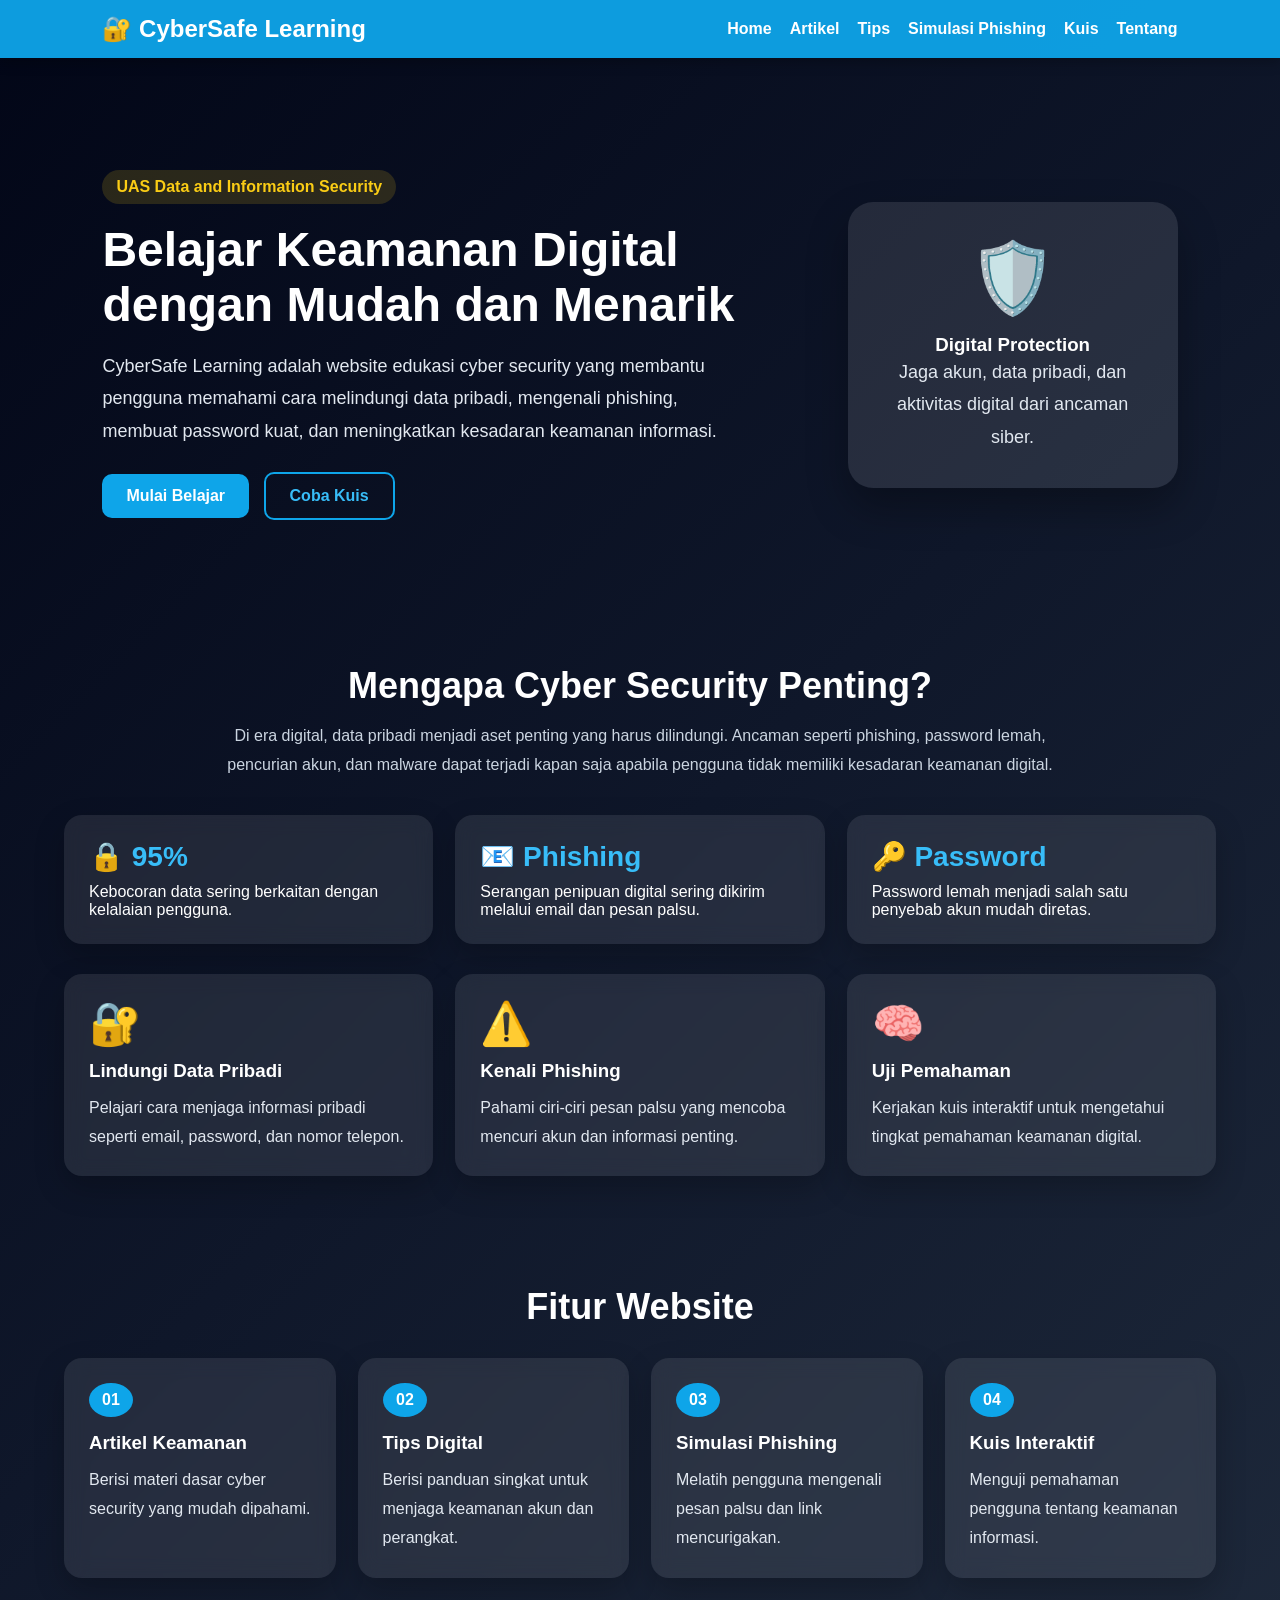
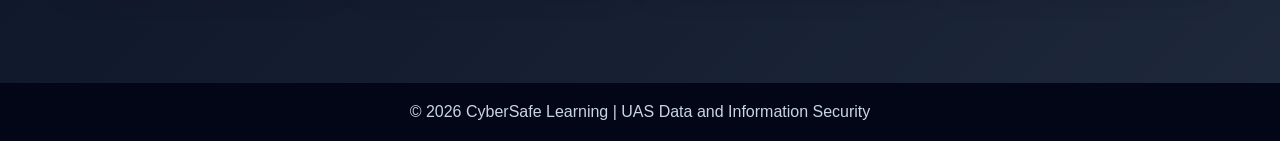
<file: index.html>
<!DOCTYPE html>
<html lang="id">
<head>
    <meta charset="UTF-8">
    <meta name="viewport" content="width=device-width, initial-scale=1.0">
    <title>CyberSafe Learning</title>
    <link rel="stylesheet" href="css/style.css">
</head>
<body>

<header>
    <nav class="navbar">
        <h2>
            <a href="index.html" class="logo">
                🔐 CyberSafe Learning
            </a>
        </h2>

        <ul>
            <li><a href="index.html">Home</a></li>
            <li><a href="artikel.html">Artikel</a></li>
            <li><a href="tips.html">Tips</a></li>
            <li><a href="phishing.html">Simulasi Phishing</a></li>
            <li><a href="kuis.html">Kuis</a></li>
            <li><a href="tentang.html">Tentang</a></li>
        </ul>
    </nav>
</header>

<section class="hero premium-hero">
    <div class="hero-text">
        <span class="badge">UAS Data and Information Security</span>
        <h1>Belajar Keamanan Digital dengan Mudah dan Menarik</h1>
        <p>
            CyberSafe Learning adalah website edukasi cyber security yang membantu pengguna
            memahami cara melindungi data pribadi, mengenali phishing, membuat password kuat,
            dan meningkatkan kesadaran keamanan informasi.
        </p>
        <div class="hero-buttons">
            <a href="artikel.html" class="btn">Mulai Belajar</a>
            <a href="kuis.html" class="btn-secondary">Coba Kuis</a>
        </div>
    </div>

    <div class="hero-card">
        <div class="lock-icon">🛡️</div>
        <h3>Digital Protection</h3>
        <p>Jaga akun, data pribadi, dan aktivitas digital dari ancaman siber.</p>
    </div>
</section>

<section class="content">
    <h2 class="section-title">Mengapa Cyber Security Penting?</h2>
    <p class="section-desc">
        Di era digital, data pribadi menjadi aset penting yang harus dilindungi.
        Ancaman seperti phishing, password lemah, pencurian akun, dan malware dapat
        terjadi kapan saja apabila pengguna tidak memiliki kesadaran keamanan digital.
    </p>

    <div class="stats">
        <div class="stat-box">
            <h3>🔒 95%</h3>
            <p>Kebocoran data sering berkaitan dengan kelalaian pengguna.</p>
        </div>
        <div class="stat-box">
            <h3>📧 Phishing</h3>
            <p>Serangan penipuan digital sering dikirim melalui email dan pesan palsu.</p>
        </div>
        <div class="stat-box">
            <h3>🔑 Password</h3>
            <p>Password lemah menjadi salah satu penyebab akun mudah diretas.</p>
        </div>
    </div>

    <div class="cards">
        <div class="card">
            <div class="card-icon">🔐</div>
            <h3>Lindungi Data Pribadi</h3>
            <p>Pelajari cara menjaga informasi pribadi seperti email, password, dan nomor telepon.</p>
        </div>

        <div class="card">
            <div class="card-icon">⚠️</div>
            <h3>Kenali Phishing</h3>
            <p>Pahami ciri-ciri pesan palsu yang mencoba mencuri akun dan informasi penting.</p>
        </div>

        <div class="card">
            <div class="card-icon">🧠</div>
            <h3>Uji Pemahaman</h3>
            <p>Kerjakan kuis interaktif untuk mengetahui tingkat pemahaman keamanan digital.</p>
        </div>
    </div>
</section>

<section class="content steps-section">
    <h2 class="section-title">Fitur Website</h2>

    <div class="steps">
        <div class="step">
            <span>01</span>
            <h3>Artikel Keamanan</h3>
            <p>Berisi materi dasar cyber security yang mudah dipahami.</p>
        </div>
        <div class="step">
            <span>02</span>
            <h3>Tips Digital</h3>
            <p>Berisi panduan singkat untuk menjaga keamanan akun dan perangkat.</p>
        </div>
        <div class="step">
            <span>03</span>
            <h3>Simulasi Phishing</h3>
            <p>Melatih pengguna mengenali pesan palsu dan link mencurigakan.</p>
        </div>
        <div class="step">
            <span>04</span>
            <h3>Kuis Interaktif</h3>
            <p>Menguji pemahaman pengguna tentang keamanan informasi.</p>
        </div>
    </div>
</section>

<footer>
    <p>&copy; 2026 CyberSafe Learning | UAS Data and Information Security</p>
</footer>

</body>
</html>
</file>
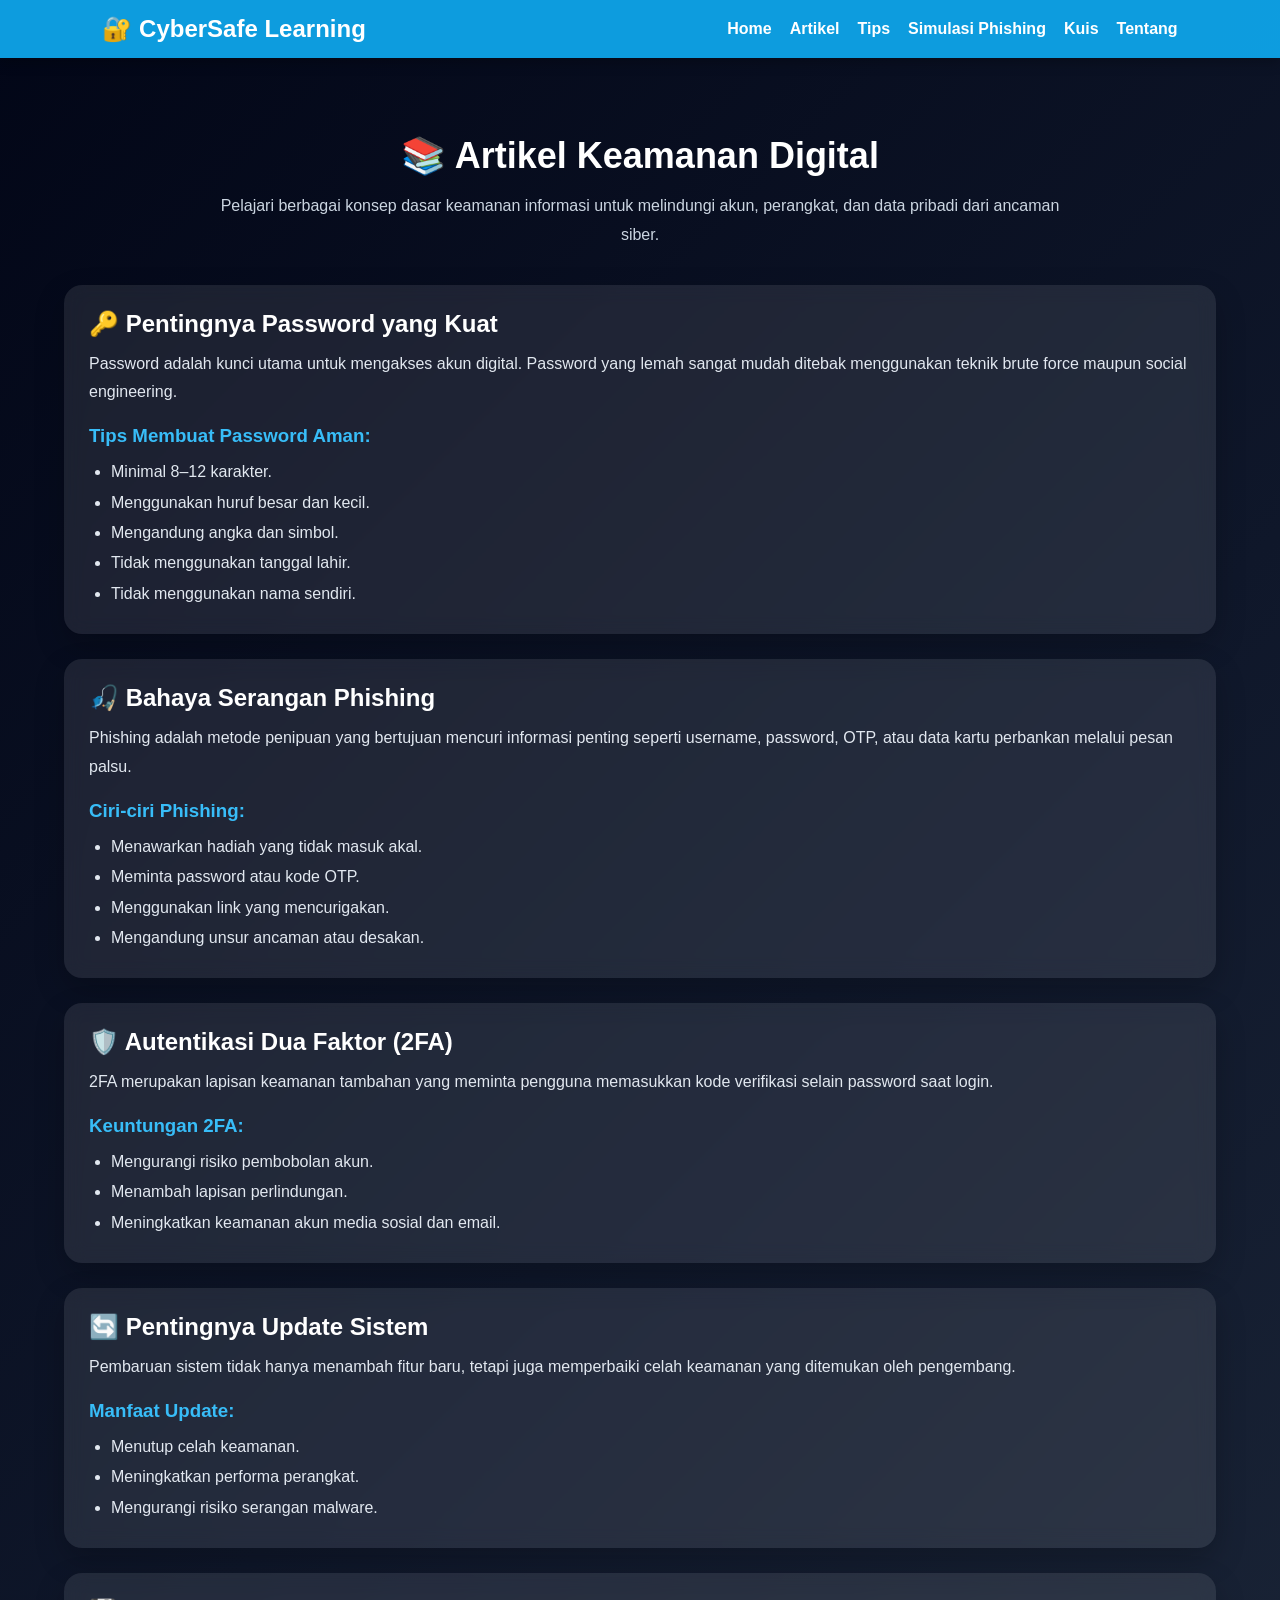
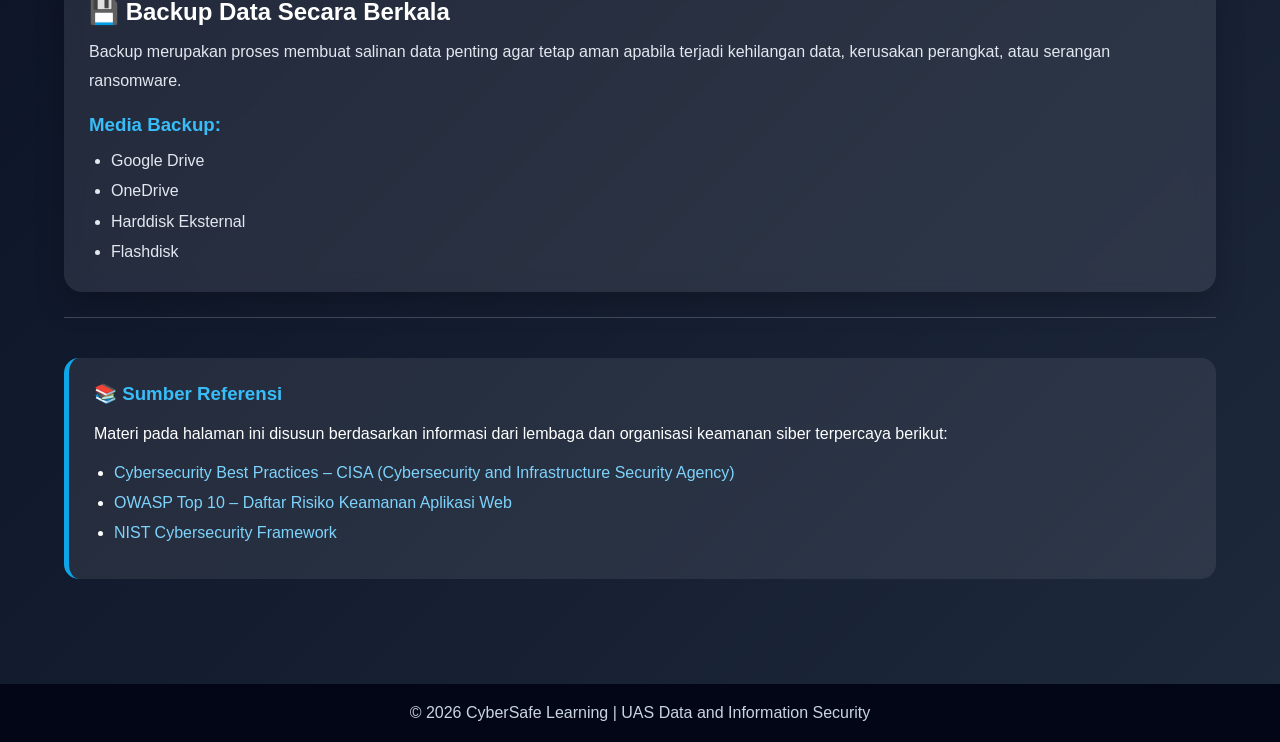
<file: artikel.html>
<!DOCTYPE html>
<html lang="id">
<head>
    <meta charset="UTF-8">
    <meta name="viewport" content="width=device-width, initial-scale=1.0">
    <title>Artikel Keamanan - CyberSafe Learning</title>
    <link rel="stylesheet" href="css/style.css">
</head>
<body>

<header>
    <nav class="navbar">
        <h2>
            <a href="index.html" class="logo">
                🔐 CyberSafe Learning
            </a>
        </h2>

        <ul>
            <li><a href="index.html">Home</a></li>
            <li><a href="artikel.html">Artikel</a></li>
            <li><a href="tips.html">Tips</a></li>
            <li><a href="phishing.html">Simulasi Phishing</a></li>
            <li><a href="kuis.html">Kuis</a></li>
            <li><a href="tentang.html">Tentang</a></li>
        </ul>
    </nav>
</header>

<section class="content">
    <h1 class="section-title">📚 Artikel Keamanan Digital</h1>
    <p class="section-desc">
        Pelajari berbagai konsep dasar keamanan informasi untuk melindungi akun,
        perangkat, dan data pribadi dari ancaman siber.
    </p>

    <div class="article">
        <h2>🔑 Pentingnya Password yang Kuat</h2>
        <p>
            Password adalah kunci utama untuk mengakses akun digital. Password yang lemah
            sangat mudah ditebak menggunakan teknik brute force maupun social engineering.
        </p>

        <h3>Tips Membuat Password Aman:</h3>
        <ul>
            <li>Minimal 8–12 karakter.</li>
            <li>Menggunakan huruf besar dan kecil.</li>
            <li>Mengandung angka dan simbol.</li>
            <li>Tidak menggunakan tanggal lahir.</li>
            <li>Tidak menggunakan nama sendiri.</li>
        </ul>
    </div>

    <div class="article">
        <h2>🎣 Bahaya Serangan Phishing</h2>
        <p>
            Phishing adalah metode penipuan yang bertujuan mencuri informasi penting
            seperti username, password, OTP, atau data kartu perbankan melalui pesan palsu.
        </p>

        <h3>Ciri-ciri Phishing:</h3>
        <ul>
            <li>Menawarkan hadiah yang tidak masuk akal.</li>
            <li>Meminta password atau kode OTP.</li>
            <li>Menggunakan link yang mencurigakan.</li>
            <li>Mengandung unsur ancaman atau desakan.</li>
        </ul>
    </div>

    <div class="article">
        <h2>🛡️ Autentikasi Dua Faktor (2FA)</h2>
        <p>
            2FA merupakan lapisan keamanan tambahan yang meminta pengguna memasukkan
            kode verifikasi selain password saat login.
        </p>

        <h3>Keuntungan 2FA:</h3>
        <ul>
            <li>Mengurangi risiko pembobolan akun.</li>
            <li>Menambah lapisan perlindungan.</li>
            <li>Meningkatkan keamanan akun media sosial dan email.</li>
        </ul>
    </div>

    <div class="article">
        <h2>🔄 Pentingnya Update Sistem</h2>
        <p>
            Pembaruan sistem tidak hanya menambah fitur baru, tetapi juga memperbaiki
            celah keamanan yang ditemukan oleh pengembang.
        </p>

        <h3>Manfaat Update:</h3>
        <ul>
            <li>Menutup celah keamanan.</li>
            <li>Meningkatkan performa perangkat.</li>
            <li>Mengurangi risiko serangan malware.</li>
        </ul>
    </div>

    <div class="article">
        <h2>💾 Backup Data Secara Berkala</h2>
        <p>
            Backup merupakan proses membuat salinan data penting agar tetap aman apabila
            terjadi kehilangan data, kerusakan perangkat, atau serangan ransomware.
        </p>

        <h3>Media Backup:</h3>
        <ul>
            <li>Google Drive</li>
            <li>OneDrive</li>
            <li>Harddisk Eksternal</li>
            <li>Flashdisk</li>
        </ul>
    </div>

    <hr>

<div class="reference-box">

    <h3>📚 Sumber Referensi</h3>

    <p>
        Materi pada halaman ini disusun berdasarkan informasi dari lembaga dan organisasi keamanan siber terpercaya berikut:
    </p>

    <ul>

        <li>
            <a href="https://www.cisa.gov/topics/cybersecurity-best-practices" target="_blank">
                Cybersecurity Best Practices – CISA (Cybersecurity and Infrastructure Security Agency)
            </a>
        </li>

        <li>
            <a href="https://owasp.org/www-project-top-ten/" target="_blank">
                OWASP Top 10 – Daftar Risiko Keamanan Aplikasi Web
            </a>
        </li>

        <li>
            <a href="https://www.nist.gov/cyberframework" target="_blank">
                NIST Cybersecurity Framework
            </a>
        </li>

    </ul>

</div>
</section>

<footer>
    <p>&copy; 2026 CyberSafe Learning | UAS Data and Information Security</p>
</footer>

</body>
</html>
</file>
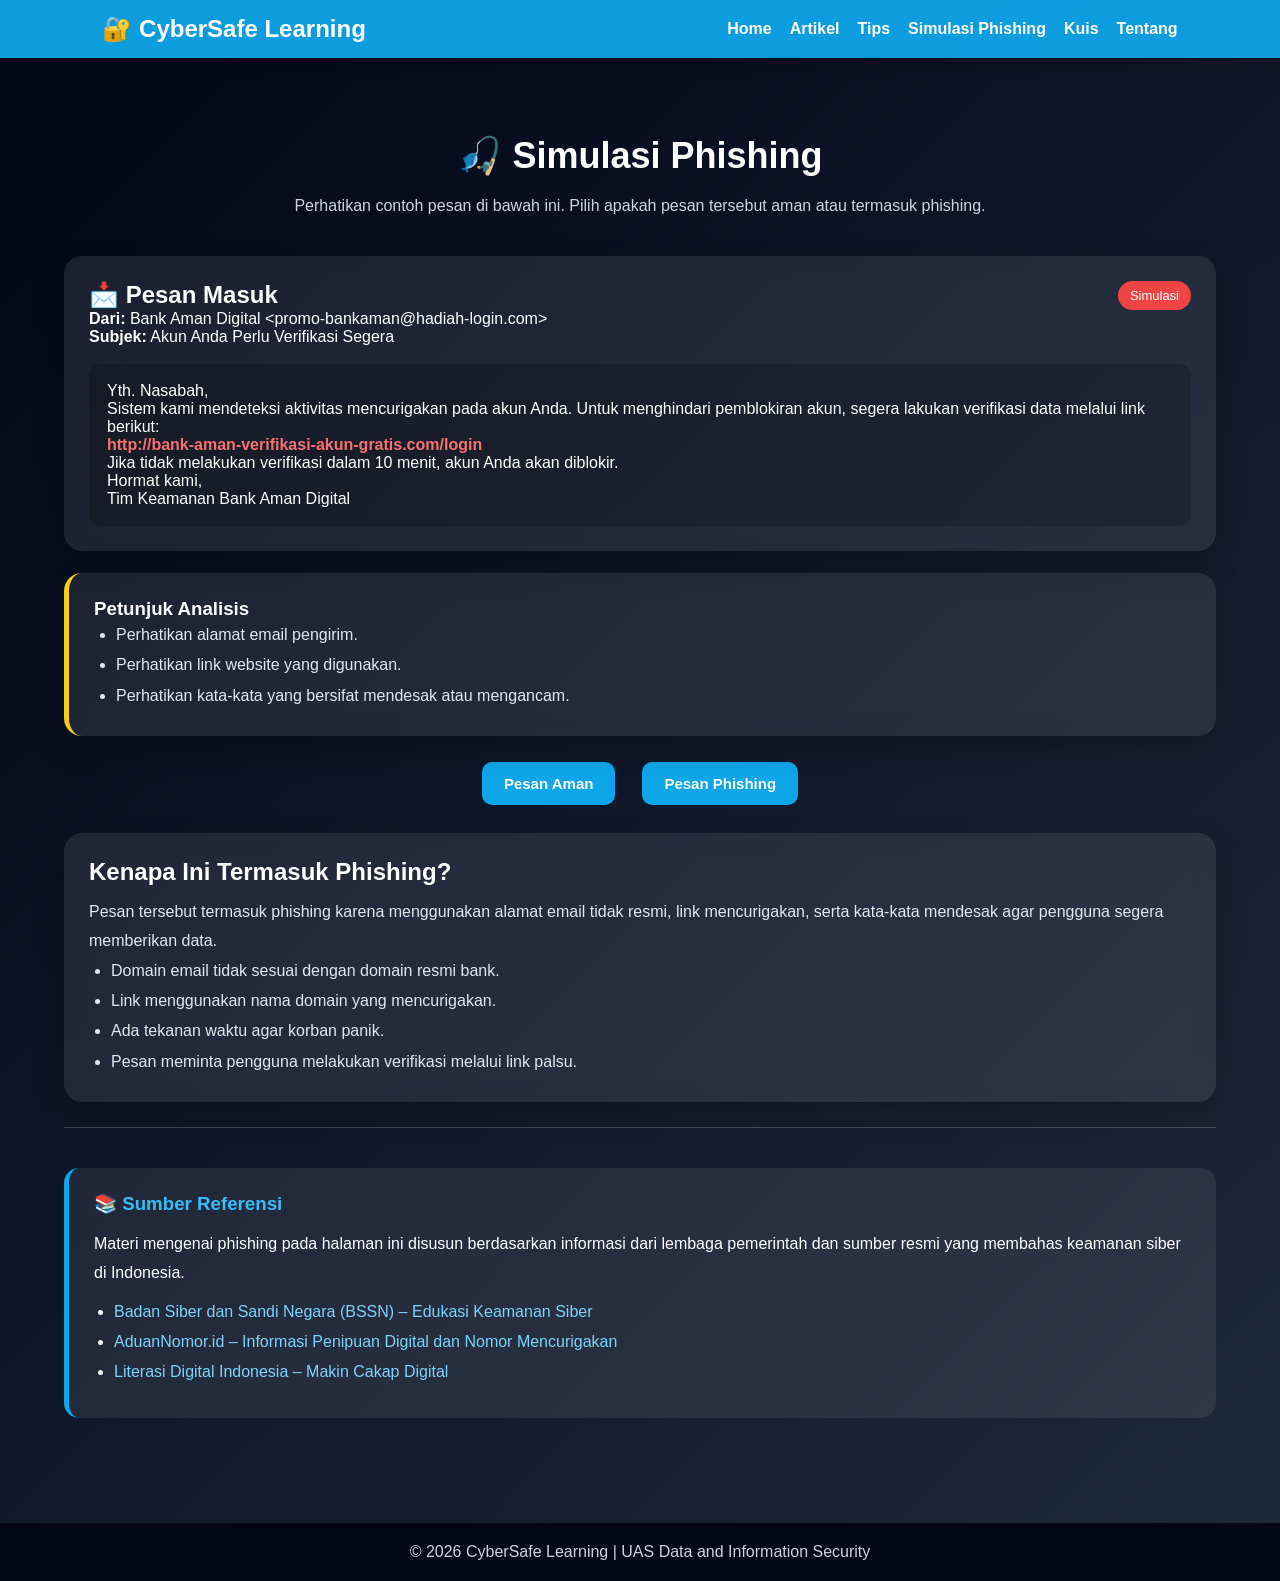
<file: phishing.html>
<!DOCTYPE html>
<html lang="id">
<head>
    <meta charset="UTF-8">
    <meta name="viewport" content="width=device-width, initial-scale=1.0">
    <title>Simulasi Phishing - CyberSafe Learning</title>
    <link rel="stylesheet" href="css/style.css">
</head>
<body>

<header>
    <nav class="navbar">
        <h2>
            <a href="index.html" class="logo">
                🔐 CyberSafe Learning
            </a>
        </h2>

        <ul>
            <li><a href="index.html">Home</a></li>
            <li><a href="artikel.html">Artikel</a></li>
            <li><a href="tips.html">Tips</a></li>
            <li><a href="phishing.html">Simulasi Phishing</a></li>
            <li><a href="kuis.html">Kuis</a></li>
            <li><a href="tentang.html">Tentang</a></li>
        </ul>
    </nav>
</header>

<section class="content">
    <h1 class="section-title">🎣 Simulasi Phishing</h1>
    <p class="section-desc">
        Perhatikan contoh pesan di bawah ini. Pilih apakah pesan tersebut aman atau termasuk phishing.
    </p>

    <div class="email-card">
        <div class="email-header">
            <h2>📩 Pesan Masuk</h2>
            <span class="danger-badge">Simulasi</span>
        </div>

        <p><strong>Dari:</strong> Bank Aman Digital &lt;promo-bankaman@hadiah-login.com&gt;</p>
        <p><strong>Subjek:</strong> Akun Anda Perlu Verifikasi Segera</p>

        <div class="email-body">
            <p>Yth. Nasabah,</p>
            <p>
                Sistem kami mendeteksi aktivitas mencurigakan pada akun Anda.
                Untuk menghindari pemblokiran akun, segera lakukan verifikasi data
                melalui link berikut:
            </p>

            <p class="fake-link">http://bank-aman-verifikasi-akun-gratis.com/login</p>

            <p>
                Jika tidak melakukan verifikasi dalam 10 menit, akun Anda akan diblokir.
            </p>

            <p>Hormat kami,<br>Tim Keamanan Bank Aman Digital</p>
        </div>
    </div>

    <div class="warning-box">
        <h3>Petunjuk Analisis</h3>
        <ul>
            <li>Perhatikan alamat email pengirim.</li>
            <li>Perhatikan link website yang digunakan.</li>
            <li>Perhatikan kata-kata yang bersifat mendesak atau mengancam.</li>
        </ul>
    </div>

    <div class="button-group">
        <button onclick="cekPhishing('aman')">Pesan Aman</button>
        <button onclick="cekPhishing('phishing')">Pesan Phishing</button>
    </div>

    <div id="hasil" class="result"></div>

    <div class="article">
        <h2>Kenapa Ini Termasuk Phishing?</h2>
        <p>
            Pesan tersebut termasuk phishing karena menggunakan alamat email tidak resmi,
            link mencurigakan, serta kata-kata mendesak agar pengguna segera memberikan data.
        </p>

        <ul>
            <li>Domain email tidak sesuai dengan domain resmi bank.</li>
            <li>Link menggunakan nama domain yang mencurigakan.</li>
            <li>Ada tekanan waktu agar korban panik.</li>
            <li>Pesan meminta pengguna melakukan verifikasi melalui link palsu.</li>
        </ul>
    </div>

    <hr>

<div class="reference-box">

    <h3>📚 Sumber Referensi</h3>

    <p>
        Materi mengenai phishing pada halaman ini disusun berdasarkan informasi dari lembaga pemerintah dan sumber resmi yang membahas keamanan siber di Indonesia.
    </p>

    <ul>

        <li>
            <a href="https://www.bssn.go.id/" target="_blank">
                Badan Siber dan Sandi Negara (BSSN) – Edukasi Keamanan Siber
            </a>
        </li>

        <li>
            <a href="https://aduannomor.id/" target="_blank">
                AduanNomor.id – Informasi Penipuan Digital dan Nomor Mencurigakan
            </a>
        </li>

        <li>
            <a href="https://www.literasidigital.id/" target="_blank">
                Literasi Digital Indonesia – Makin Cakap Digital
            </a>
        </li>

    </ul>

</div>

</section>

<footer>
    <p>&copy; 2026 CyberSafe Learning | UAS Data and Information Security</p>
</footer>

<script src="js/script.js"></script>
</body>
</html>
</file>
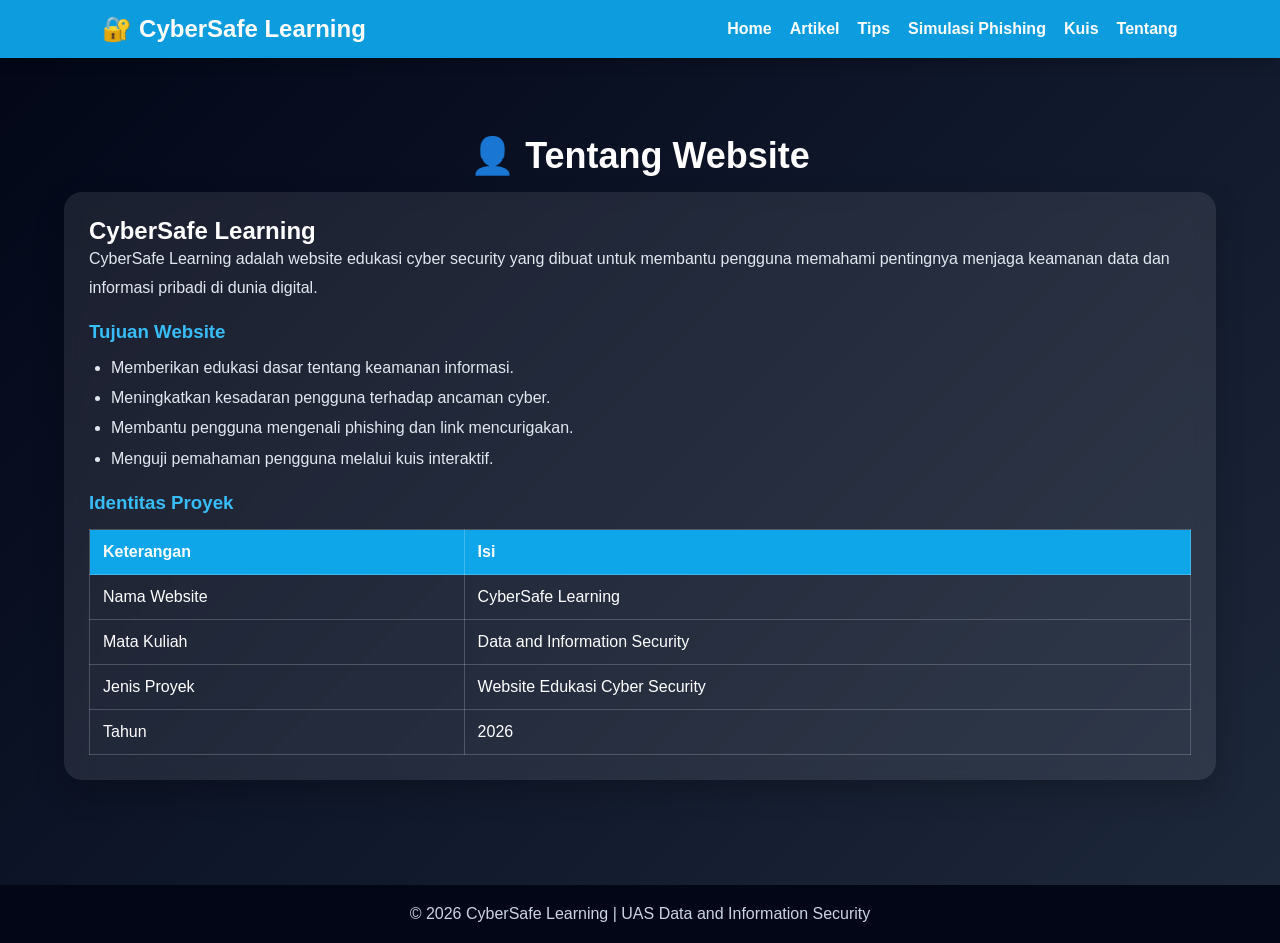
<file: tentang.html>
<!DOCTYPE html>
<html lang="id">
<head>
    <meta charset="UTF-8">
    <meta name="viewport" content="width=device-width, initial-scale=1.0">
    <title>Tentang - CyberSafe Learning</title>
    <link rel="stylesheet" href="css/style.css">
</head>
<body>

<header>
    <nav class="navbar">
        <h2>
            <a href="index.html" class="logo">
                🔐 CyberSafe Learning
            </a>
        </h2>

        <ul>
            <li><a href="index.html">Home</a></li>
            <li><a href="artikel.html">Artikel</a></li>
            <li><a href="tips.html">Tips</a></li>
            <li><a href="phishing.html">Simulasi Phishing</a></li>
            <li><a href="kuis.html">Kuis</a></li>
            <li><a href="tentang.html">Tentang</a></li>
        </ul>
    </nav>
</header>

<section class="content">
    <h1 class="section-title">👤 Tentang Website</h1>

    <div class="about-box">
        <h2>CyberSafe Learning</h2>
        <p>
            CyberSafe Learning adalah website edukasi cyber security yang dibuat untuk
            membantu pengguna memahami pentingnya menjaga keamanan data dan informasi
            pribadi di dunia digital.
        </p>

        <h3>Tujuan Website</h3>
        <ul>
            <li>Memberikan edukasi dasar tentang keamanan informasi.</li>
            <li>Meningkatkan kesadaran pengguna terhadap ancaman cyber.</li>
            <li>Membantu pengguna mengenali phishing dan link mencurigakan.</li>
            <li>Menguji pemahaman pengguna melalui kuis interaktif.</li>
        </ul>

        <h3>Identitas Proyek</h3>
        <table class="security-table">
            <tr>
                <th>Keterangan</th>
                <th>Isi</th>
            </tr>
            <tr>
                <td>Nama Website</td>
                <td>CyberSafe Learning</td>
            </tr>
            <tr>
                <td>Mata Kuliah</td>
                <td>Data and Information Security</td>
            </tr>
            <tr>
                <td>Jenis Proyek</td>
                <td>Website Edukasi Cyber Security</td>
            </tr>
            <tr>
                <td>Tahun</td>
                <td>2026</td>
            </tr>
        </table>
    </div>
</section>

<footer>
    <p>&copy; 2026 CyberSafe Learning | UAS Data and Information Security</p>
</footer>

</body>
</html>
</file>
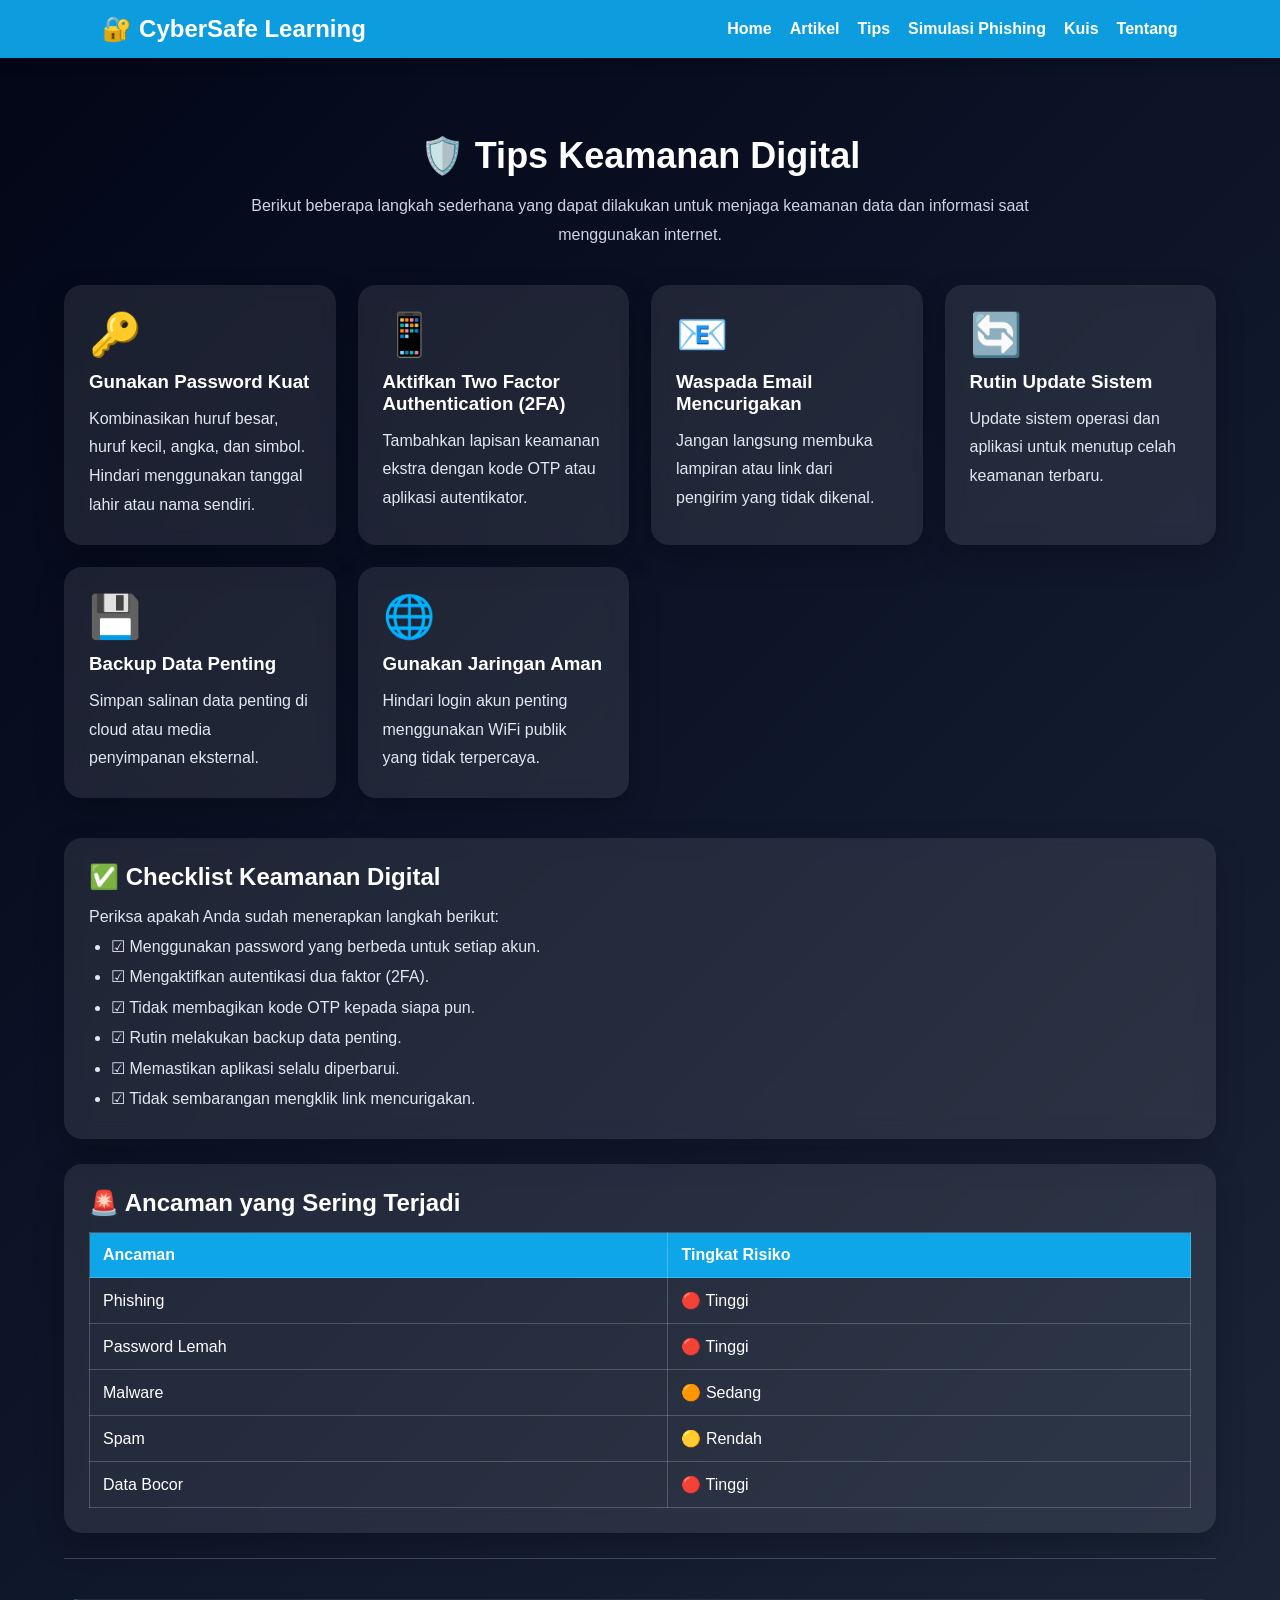
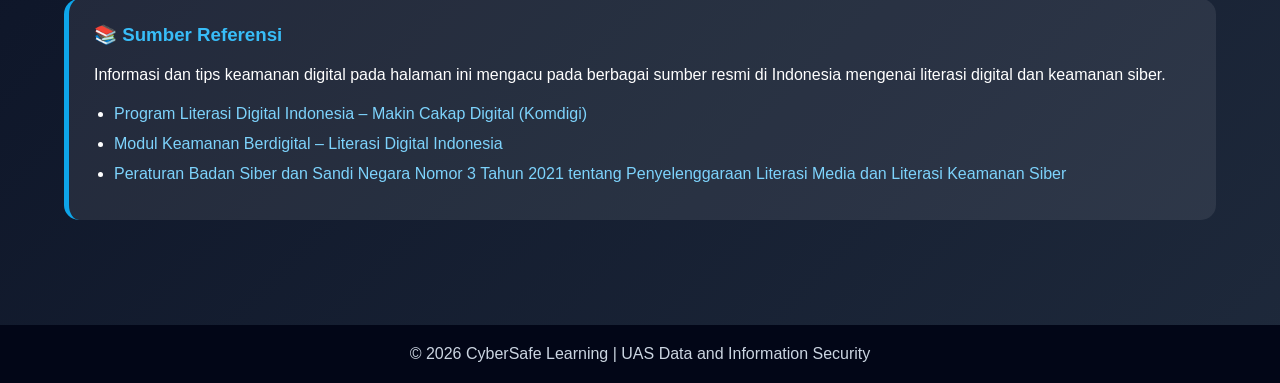
<file: tips.html>
<!DOCTYPE html>
<html lang="id">
<head>
    <meta charset="UTF-8">
    <meta name="viewport" content="width=device-width, initial-scale=1.0">
    <title>Tips Keamanan Digital - CyberSafe Learning</title>
    <link rel="stylesheet" href="css/style.css">
</head>
<body>

<header>
    <nav class="navbar">
        <h2>
            <a href="index.html" class="logo">
                🔐 CyberSafe Learning
            </a>
        </h2>

        <ul>
            <li><a href="index.html">Home</a></li>
            <li><a href="artikel.html">Artikel</a></li>
            <li><a href="tips.html">Tips</a></li>
            <li><a href="phishing.html">Simulasi Phishing</a></li>
            <li><a href="kuis.html">Kuis</a></li>
            <li><a href="tentang.html">Tentang</a></li>
        </ul>
    </nav>
</header>

<section class="content">
    <h1 class="section-title">🛡️ Tips Keamanan Digital</h1>

    <p class="section-desc">
        Berikut beberapa langkah sederhana yang dapat dilakukan untuk menjaga
        keamanan data dan informasi saat menggunakan internet.
    </p>

    <div class="cards">

        <div class="card">
            <div class="card-icon">🔑</div>
            <h3>Gunakan Password Kuat</h3>
            <p>
                Kombinasikan huruf besar, huruf kecil, angka, dan simbol.
                Hindari menggunakan tanggal lahir atau nama sendiri.
            </p>
        </div>

        <div class="card">
            <div class="card-icon">📱</div>
            <h3>Aktifkan Two Factor Authentication (2FA)</h3>
            <p>
                Tambahkan lapisan keamanan ekstra dengan kode OTP atau aplikasi autentikator.
            </p>
        </div>

        <div class="card">
            <div class="card-icon">📧</div>
            <h3>Waspada Email Mencurigakan</h3>
            <p>
                Jangan langsung membuka lampiran atau link dari pengirim yang tidak dikenal.
            </p>
        </div>

        <div class="card">
            <div class="card-icon">🔄</div>
            <h3>Rutin Update Sistem</h3>
            <p>
                Update sistem operasi dan aplikasi untuk menutup celah keamanan terbaru.
            </p>
        </div>

        <div class="card">
            <div class="card-icon">💾</div>
            <h3>Backup Data Penting</h3>
            <p>
                Simpan salinan data penting di cloud atau media penyimpanan eksternal.
            </p>
        </div>

        <div class="card">
            <div class="card-icon">🌐</div>
            <h3>Gunakan Jaringan Aman</h3>
            <p>
                Hindari login akun penting menggunakan WiFi publik yang tidak terpercaya.
            </p>
        </div>

    </div>

    <div class="article" style="margin-top:40px;">
        <h2>✅ Checklist Keamanan Digital</h2>

        <p>Periksa apakah Anda sudah menerapkan langkah berikut:</p>

        <ul>
            <li>☑ Menggunakan password yang berbeda untuk setiap akun.</li>
            <li>☑ Mengaktifkan autentikasi dua faktor (2FA).</li>
            <li>☑ Tidak membagikan kode OTP kepada siapa pun.</li>
            <li>☑ Rutin melakukan backup data penting.</li>
            <li>☑ Memastikan aplikasi selalu diperbarui.</li>
            <li>☑ Tidak sembarangan mengklik link mencurigakan.</li>
        </ul>
    </div>

    <div class="article">
        <h2>🚨 Ancaman yang Sering Terjadi</h2>

        <table class="security-table">
            <tr>
                <th>Ancaman</th>
                <th>Tingkat Risiko</th>
            </tr>

            <tr>
                <td>Phishing</td>
                <td>🔴 Tinggi</td>
            </tr>

            <tr>
                <td>Password Lemah</td>
                <td>🔴 Tinggi</td>
            </tr>

            <tr>
                <td>Malware</td>
                <td>🟠 Sedang</td>
            </tr>

            <tr>
                <td>Spam</td>
                <td>🟡 Rendah</td>
            </tr>

            <tr>
                <td>Data Bocor</td>
                <td>🔴 Tinggi</td>
            </tr>
        </table>
    </div>

    <hr>

<div class="reference-box">

    <h3>📚 Sumber Referensi</h3>

    <p>
        Informasi dan tips keamanan digital pada halaman ini mengacu pada berbagai sumber resmi di Indonesia mengenai literasi digital dan keamanan siber.
    </p>

    <ul>

        <li>
            <a href="https://www.literasidigital.id/" target="_blank">
                Program Literasi Digital Indonesia – Makin Cakap Digital (Komdigi)
            </a>
        </li>

        <li>
            <a href="https://www.literasidigital.id/" target="_blank">
                Modul Keamanan Berdigital – Literasi Digital Indonesia
            </a>
        </li>

        <li>
            <a href="https://peraturan.go.id/id/peraturan-bssn-no-3-tahun-2021" target="_blank">
                Peraturan Badan Siber dan Sandi Negara Nomor 3 Tahun 2021 tentang Penyelenggaraan Literasi Media dan Literasi Keamanan Siber
            </a>
        </li>

    </ul>

</div>
</section>

<footer>
    <p>&copy; 2026 CyberSafe Learning | UAS Data and Information Security</p>
</footer>

</body>
</html>
</file>
<file: css/style.css>
* {
    margin: 0;
    padding: 0;
    box-sizing: border-box;
    font-family: Arial, Helvetica, sans-serif;
}

body {
    background: linear-gradient(135deg, #020617, #0f172a, #1e293b);
    color: #ffffff;
    min-height: 100vh;

    padding-top: 80px;
}

.navbar {
    background: rgba(14, 165, 233, 0.95);
    display: flex;
    justify-content: space-between;
    align-items: center;
    padding: 15px 8%;

    position: fixed;
    top: 0;
    left: 0;
    width: 100%;

    z-index: 1000;

    box-shadow: 0 4px 12px rgba(0,0,0,0.25);
}

.navbar h2 {
    color: white;
}

.navbar ul {
    list-style: none;
    display: flex;
    gap: 18px;
}

.navbar ul li a {
    color: white;
    text-decoration: none;
    font-weight: bold;
}

.navbar ul li a:hover {
    color: #facc15;
}

.premium-hero {
    display: flex;
    align-items: center;
    justify-content: space-between;
    padding: 90px 8%;
    gap: 40px;
}

.hero-text {
    max-width: 650px;
}

.badge {
    display: inline-block;
    background: rgba(250, 204, 21, 0.15);
    color: #facc15;
    padding: 8px 14px;
    border-radius: 30px;
    margin-bottom: 18px;
    font-weight: bold;
}

.hero h1 {
    font-size: 48px;
    margin-bottom: 18px;
}

.hero p {
    line-height: 1.8;
    font-size: 18px;
    color: #e2e8f0;
}

.hero-buttons {
    margin-top: 25px;
}

.btn,
.btn-secondary {
    display: inline-block;
    padding: 13px 24px;
    border-radius: 10px;
    text-decoration: none;
    margin-right: 10px;
    font-weight: bold;
}

.btn {
    background: #0ea5e9;
    color: white;
}

.btn-secondary {
    border: 2px solid #0ea5e9;
    color: #38bdf8;
}

.btn:hover {
    background: #0284c7;
}

.btn-secondary:hover {
    background: #0ea5e9;
    color: white;
}

.hero-card {
    background: rgba(255, 255, 255, 0.1);
    padding: 35px;
    border-radius: 25px;
    text-align: center;
    max-width: 330px;
    box-shadow: 0 20px 40px rgba(0,0,0,0.3);
}

.lock-icon {
    font-size: 70px;
    margin-bottom: 15px;
}

.content {
    width: 90%;
    max-width: 1200px;
    margin: auto;
    padding: 55px 0;
}

.section-title {
    text-align: center;
    margin-bottom: 15px;
    font-size: 36px;
}

.section-desc {
    text-align: center;
    max-width: 850px;
    margin: 0 auto 35px;
    color: #cbd5e1;
    line-height: 1.8;
}

.stats,
.cards,
.steps {
    display: grid;
    grid-template-columns: repeat(auto-fit, minmax(260px, 1fr));
    gap: 22px;
    margin-top: 30px;
}

.stat-box,
.card,
.step,
.article,
.quiz-box,
.email-card,
.warning-box,
.about-box {
    background: rgba(255, 255, 255, 0.09);
    backdrop-filter: blur(10px);
    border-radius: 18px;
    padding: 25px;
    box-shadow: 0 12px 30px rgba(0,0,0,0.22);
}

.stat-box h3 {
    font-size: 28px;
    color: #38bdf8;
    margin-bottom: 10px;
}

.card {
    transition: 0.3s;
}

.card:hover,
.step:hover {
    transform: translateY(-6px);
}

.card-icon {
    font-size: 42px;
    margin-bottom: 12px;
}

.card h3,
.step h3,
.article h2 {
    margin-bottom: 12px;
}

.card p,
.step p,
.article p,
.about-box p {
    color: #e2e8f0;
    line-height: 1.8;
}

.step span {
    display: inline-block;
    background: #0ea5e9;
    padding: 8px 13px;
    border-radius: 50%;
    font-weight: bold;
    margin-bottom: 15px;
}

.article {
    margin-bottom: 25px;
}

.article h3,
.about-box h3 {
    margin-top: 18px;
    margin-bottom: 10px;
    color: #38bdf8;
}

.article ul,
.warning-box ul,
.about-box ul {
    margin-left: 22px;
    line-height: 1.9;
    color: #e2e8f0;
}

.security-table {
    width: 100%;
    border-collapse: collapse;
    margin-top: 15px;
    overflow: hidden;
}

.security-table th,
.security-table td {
    padding: 13px;
    border: 1px solid rgba(255,255,255,0.2);
    text-align: left;
}

.security-table th {
    background: #0ea5e9;
}

.email-header {
    display: flex;
    justify-content: space-between;
    align-items: center;
}

.danger-badge {
    background: #ef4444;
    color: white;
    padding: 7px 12px;
    border-radius: 20px;
    font-size: 13px;
}

.email-body {
    margin-top: 18px;
    background: rgba(0,0,0,0.2);
    padding: 18px;
    border-radius: 12px;
}

.fake-link {
    color: #f87171;
    font-weight: bold;
    word-break: break-word;
}

.warning-box {
    margin-top: 22px;
    border-left: 5px solid #facc15;
}

.button-group {
    margin-top: 25px;
    text-align: center;
}

button {
    padding: 13px 22px;
    border: none;
    border-radius: 10px;
    background: #0ea5e9;
    color: white;
    cursor: pointer;
    margin: 6px;
    font-size: 15px;
    font-weight: bold;
}

button:hover {
    background: #0284c7;
}

.result {
    margin-top: 22px;
    font-size: 20px;
    font-weight: bold;
    text-align: center;
}

.question {
    margin-bottom: 20px;
}

.question h3 {
    margin-bottom: 12px;
    color: #38bdf8;
}

.question label {
    line-height: 2;
    cursor: pointer;
}

hr {
    border: 0;
    height: 1px;
    background: rgba(255,255,255,0.2);
    margin: 20px 0;
}

footer {
    margin-top: 50px;
    text-align: center;
    background: #020617;
    padding: 20px;
    color: #cbd5e1;
}

/* ========================= */
/* Tombol Sertifikat */
/* ========================= */

.button-group{

    margin-top:20px;

    display:flex;

    justify-content:center;

    gap:15px;

    flex-wrap:wrap;

}

.restart-btn{

    background:#ef4444;

}

.restart-btn:hover{

    background:#dc2626;

}

@media (max-width: 768px) {
    .navbar {
        flex-direction: column;
        gap: 15px;
    }

    .navbar ul {
        flex-wrap: wrap;
        justify-content: center;
    }

    .premium-hero {
        flex-direction: column;
        text-align: center;
        padding: 60px 6%;
    }

    .hero h1 {
        font-size: 34px;
    }

    .hero p {
        font-size: 16px;
    }

    .section-title {
        font-size: 28px;
    }
    .button-group{

    flex-direction:column;

    align-items:center;

}

.button-group button{

    width:100%;
    max-width:300px;
    margin:5px 0;

}
}

.logo{
    text-decoration:none;
    color:white;
    transition:0.3s;
}

.logo:hover{
    color:#00d4ff;
}

/* ===== REFERENSI ARTIKEL ===== */

.reference-box{
    margin-top:40px;
    padding:25px;
    background:rgba(255,255,255,0.08);
    border-left:5px solid #0ea5e9;
    border-radius:15px;
}

.reference-box h3{
    color:#38bdf8;
    margin-bottom:15px;
}

.reference-box p{
    margin-bottom:15px;
    line-height:1.8;
}

.reference-box ul{
    margin-left:20px;
}

.reference-box li{
    margin-bottom:12px;
}

.reference-box a{
    color:#7dd3fc;
    text-decoration:none;
    transition:.3s;
}

.reference-box a:hover{
    color:#facc15;
    text-decoration:underline;
}

/* ========================= */
/* QUIZ PREMIUM */
/* ========================= */

.quiz-start{
    margin:30px 0;
    text-align:center;
}

.quiz-start label{
    display:block;
    font-size:20px;
    margin-bottom:10px;
    font-weight:bold;
}

.quiz-start input{
    width:350px;
    max-width:90%;
    padding:12px;
    border:none;
    border-radius:10px;
    margin-bottom:15px;
    font-size:16px;
}

.progress-container{

    width:100%;
    height:22px;

    background:#334155;

    border-radius:20px;

    overflow:hidden;

    margin:25px 0;

}

.progress-bar{

    width:0%;

    height:100%;

    background:linear-gradient(90deg,#0ea5e9,#22c55e);

    transition:.5s;

}

.progress-text{

    text-align:center;

    margin-bottom:25px;

    font-weight:bold;

}

textarea{

    width:100%;

    padding:15px;

    border-radius:10px;

    border:none;

    resize:vertical;

    margin-top:12px;

    min-height:120px;

    font-size:15px;

}

.certificate{

    margin-top:35px;

    padding:30px;

    border:3px dashed gold;

    border-radius:20px;

    text-align:center;

    display:none;

    background:rgba(255,255,255,.08);

}

.certificate h2{

    color:gold;

    margin-bottom:15px;

}

.restart{

    margin-top:20px;

    background:#ef4444;

}

.restart:hover{

    background:#dc2626;

}

.progress-container{
    width:100%;
    background:#334155;
    border-radius:30px;
    overflow:hidden;
    height:20px;
    margin:20px 0;
}

.progress-bar{
    width:0%;
    height:100%;
    background:#ef4444;
    transition:width .6s ease, background .6s ease;
}

.sertifikat{

margin-top:40px;

padding:40px;

border-radius:20px;

background:white;

color:#111827;

text-align:center;

box-shadow:0 15px 40px rgba(0,0,0,.3);

}

.sertifikat h2{

color:#0284c7;

margin-bottom:20px;

}

.sertifikat h3{

font-size:30px;

margin:15px 0;

}
</file>
